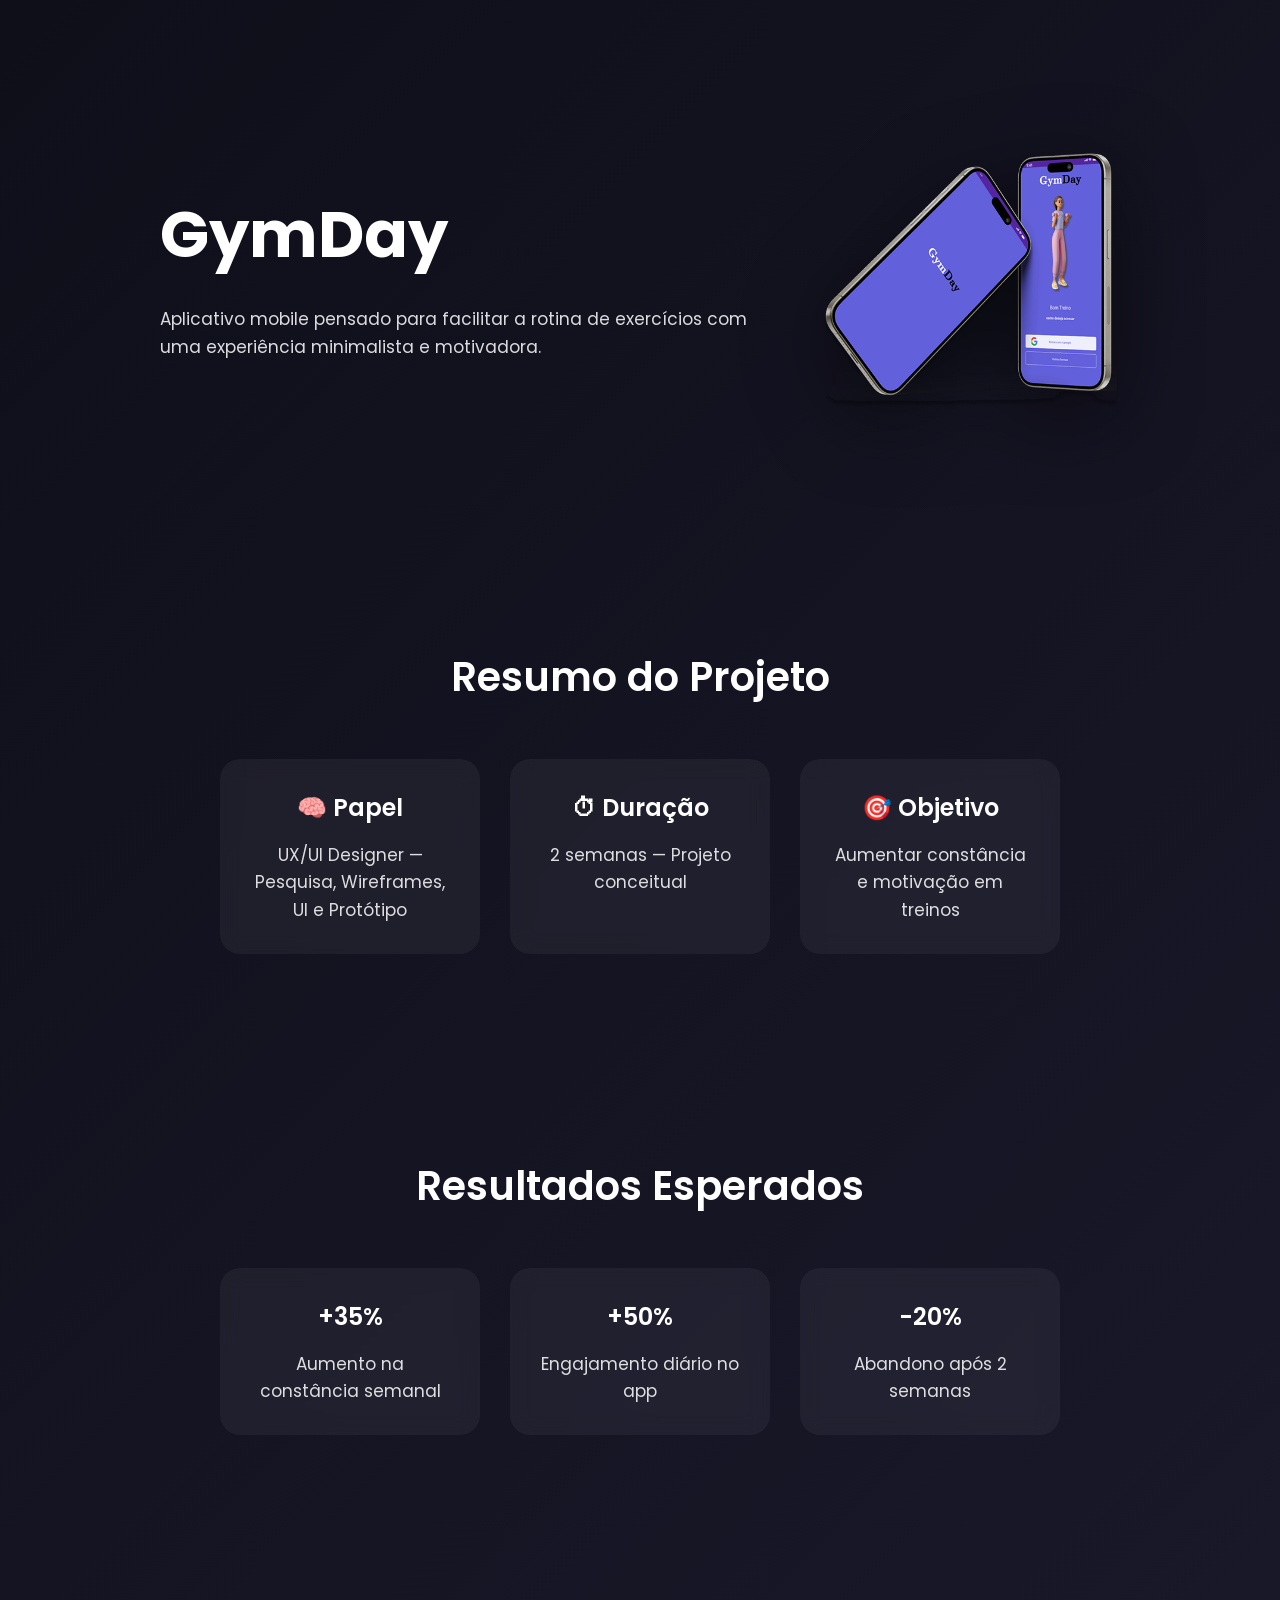
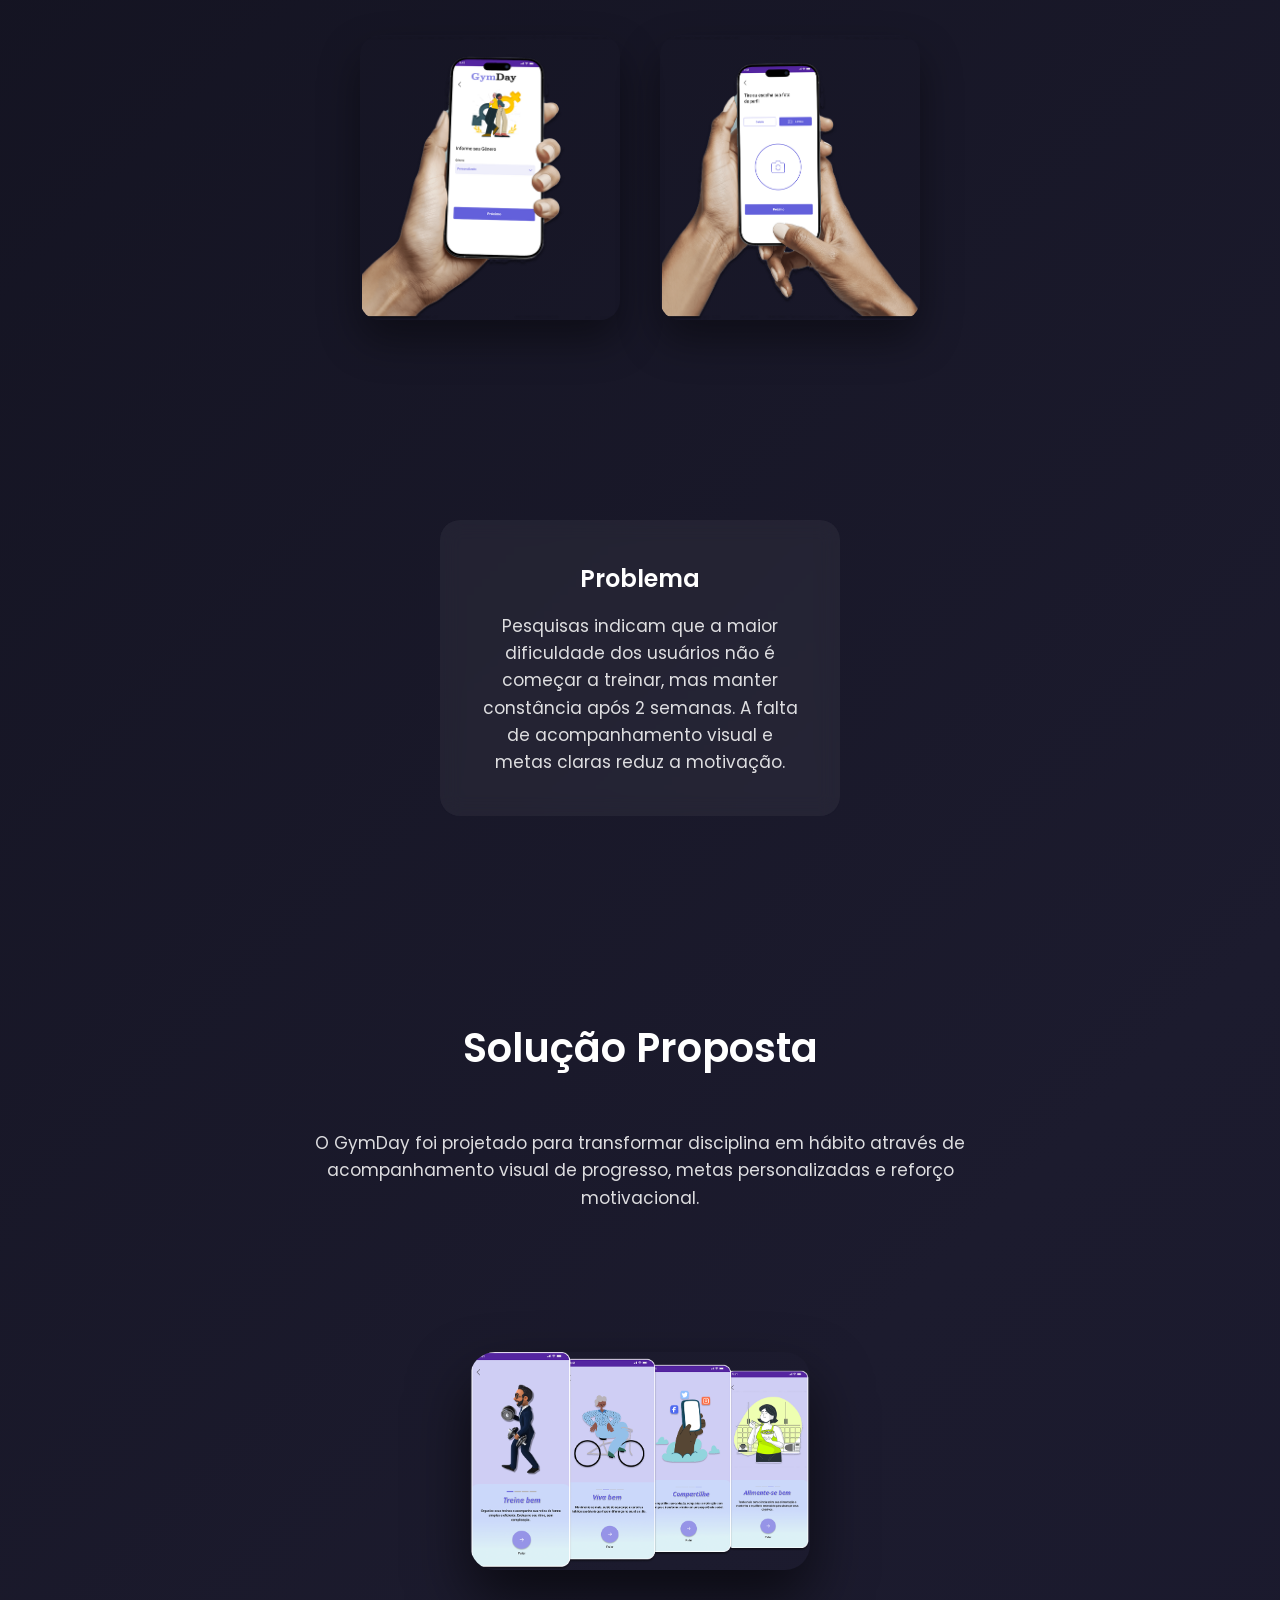
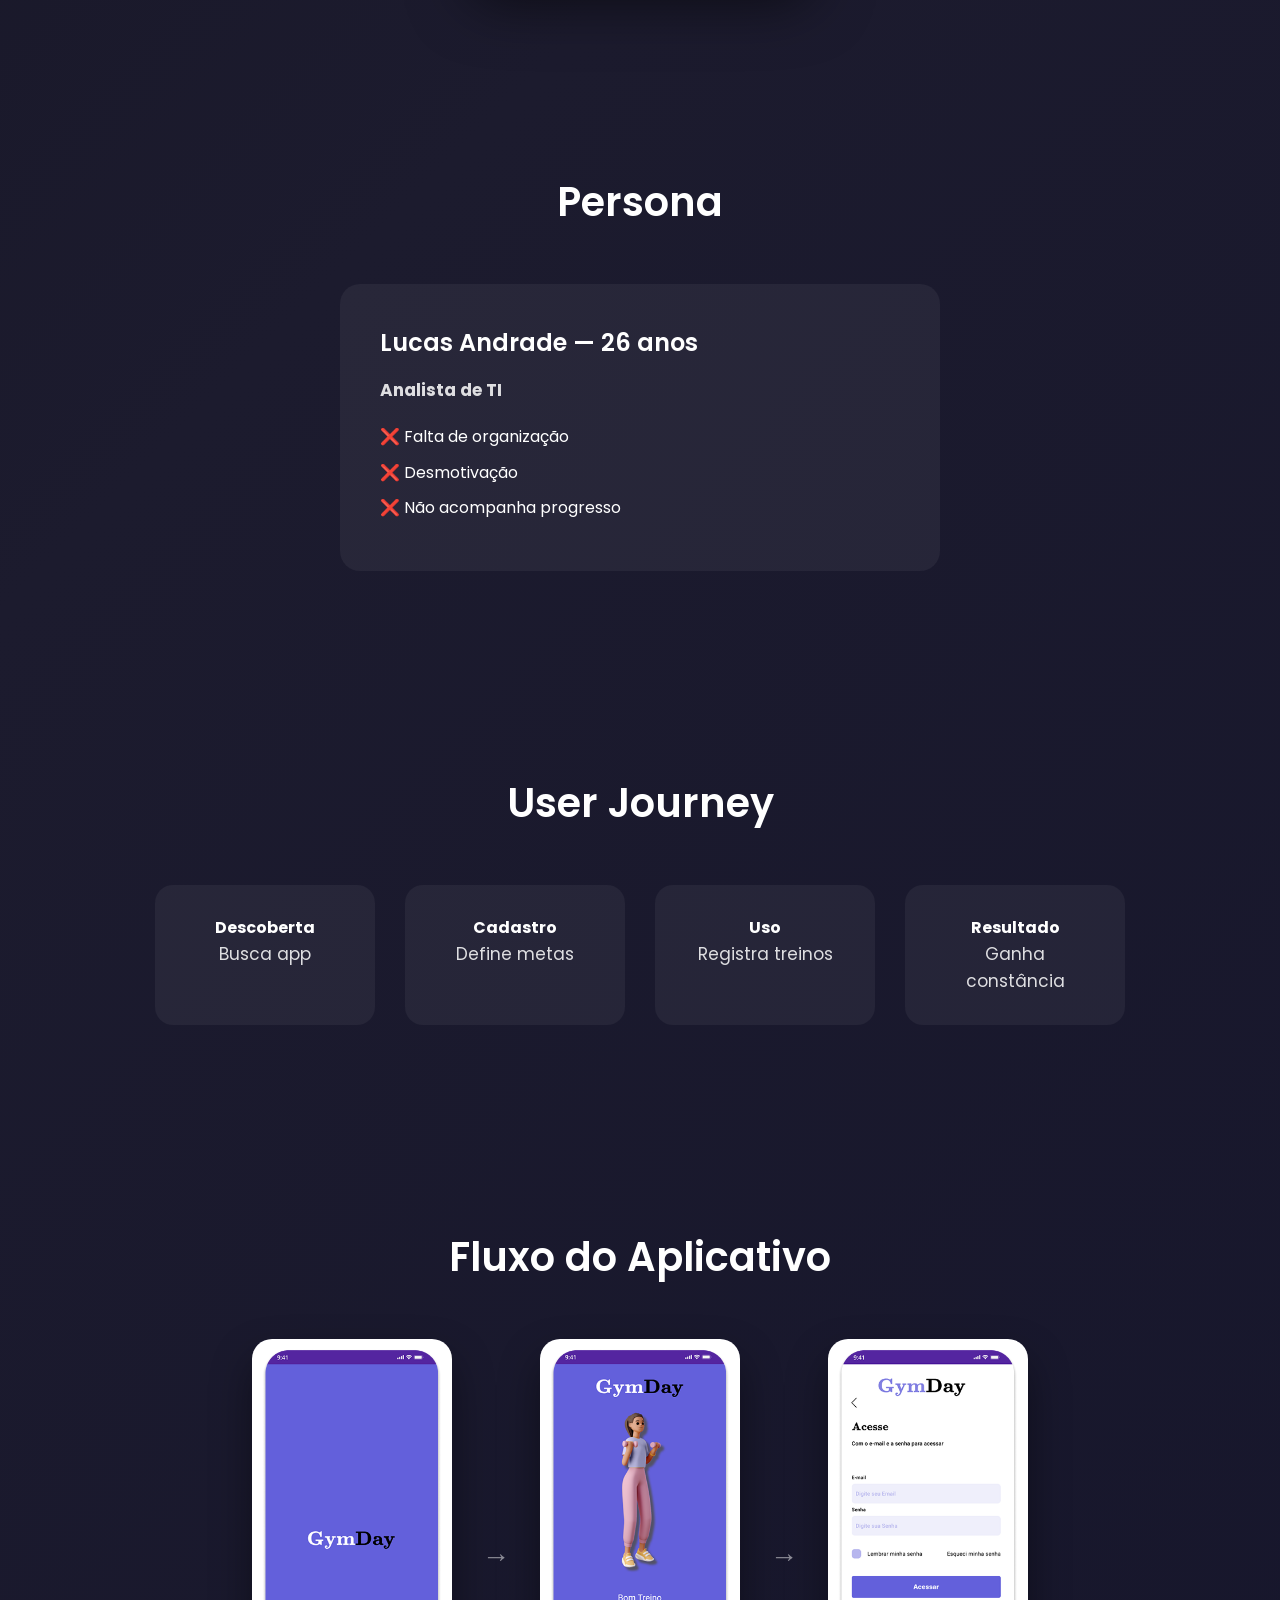
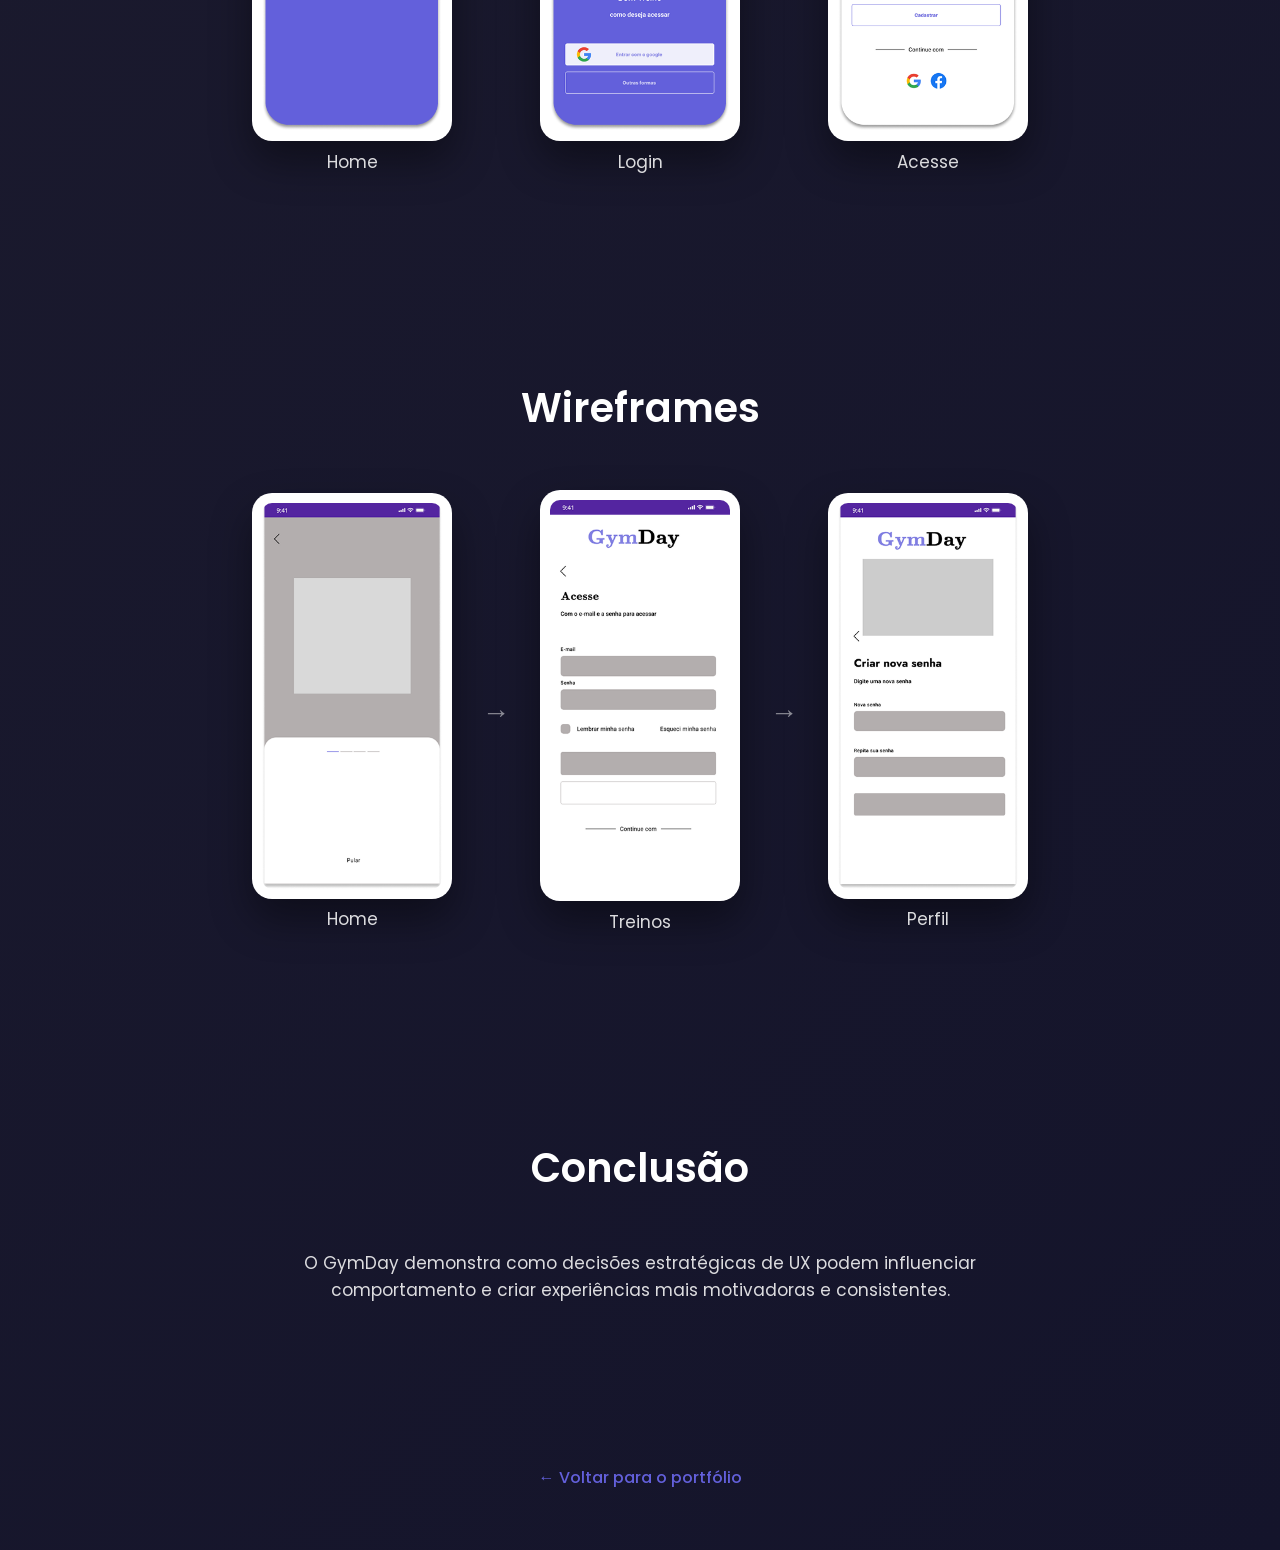
<file: gymday.html>
<!DOCTYPE html>
<html lang="pt-br">
<head>
<meta charset="UTF-8">
<meta name="viewport" content="width=device-width, initial-scale=1.0">
<title>GymDay | Estudo de Caso</title>

<link href="https://fonts.googleapis.com/css2?family=Poppins:wght@400;500;600;700&display=swap" rel="stylesheet">

<style>

/* RESET */
*{
  margin:0;
  padding:0;
  box-sizing:border-box;
}

body{
  font-family: 'Poppins', sans-serif;
  background: linear-gradient(135deg,#0f0f1a,#1c1b2e,#14142b);
  color:#ffffff;
  line-height:1.6;
}

/* GERAL */
.section{
  padding:100px 8%;
  text-align:center;
}

h1{
  font-size:64px;
  font-weight:700;
  margin-bottom:20px;
}

h2{
  font-size:40px;
  font-weight:600;
  margin-bottom:50px;
}

h3{
  font-size:24px;
  font-weight:600;
  margin-bottom:15px;
}

p{
  font-size:17px;
  opacity:0.85;
}

/* HERO */
.hero{
  display:flex;
  align-items:center;
  justify-content:center;
  gap:60px;
  padding:120px 8%;
  flex-wrap:wrap;
  text-align:left;
}

.hero-content{
  max-width:600px;
}

.hero img{
  width:300px;
  filter: drop-shadow(0 20px 40px rgba(0,0,0,0.5));
}

/* IMAGENS TOPO */
.imagens-topo{
  display:flex;
  justify-content:center;
  gap:40px;
  flex-wrap:wrap;
}

.imagens-topo img{
  width:260px;
  border-radius:20px;
  box-shadow:0 20px 40px rgba(0,0,0,0.4);
}

/* PROBLEMA & OBJETIVO */
.info-dupla{
  display:flex;
  justify-content:center;
  gap:40px;
  flex-wrap:wrap;
}

.bloco{
  background:rgba(255,255,255,0.05);
  padding:40px;
  border-radius:20px;
  max-width:400px;
  backdrop-filter:blur(10px);
}

/* IMAGEM EXTRA */
.imagem-extra{
  display:flex;
  justify-content:center;
  align-items:center;
  padding-top:40px;
}

.imagem-extra img{
  width:340px;
  border-radius:25px;
  box-shadow:0 30px 60px rgba(0,0,0,0.6);
  transition:0.4s ease;
}

.imagem-extra img:hover{
  transform:scale(1.05);
}

/* PERSONA */
.persona{
  max-width:600px;
  margin:auto;
  background:rgba(255,255,255,0.05);
  padding:40px;
  border-radius:20px;
  text-align:left;
}

.persona ul{
  margin-top:20px;
  list-style:none;
}

.persona li{
  margin-bottom:10px;
}

/* JOURNEY */
.journey{
  display:flex;
  justify-content:center;
  gap:30px;
  flex-wrap:wrap;
}

.step{
  background:rgba(255,255,255,0.05);
  padding:30px;
  border-radius:18px;
  width:220px;
}

/* DESIGN SYSTEM */
.design-system{
  padding:100px 8%;
  text-align:center;
}

.design-grid{
  display:flex;
  justify-content:center;
  gap:60px;
  flex-wrap:wrap;
}

.tipografia, .cores{
  max-width:400px;
}

.font-card{
  background:rgba(255,255,255,0.05);
  padding:20px;
  border-radius:15px;
  margin-bottom:15px;
}

.font-name{
  font-size:14px;
  opacity:0.6;
}

.font-regular{font-weight:400;}
.font-medium{font-weight:500;}
.font-bold{font-weight:700;}

.cores-grid{
  display:grid;
  grid-template-columns:repeat(2,1fr);
  gap:20px;
}

.color-card{
  background:rgba(255,255,255,0.05);
  padding:20px;
  border-radius:15px;
  transition:0.3s;
  text-align:center;
}

.cor{
  height:60px;
  border-radius:10px;
  margin-bottom:10px;
}

/* FLUXO & WIREFRAMES */
.fluxo-app,
.wireframes{
  padding:100px 8%;
  text-align:center;
}

.fluxo-container,
.wireframe-container{
  display:flex;
  flex-direction:column;
  align-items:center;
  gap:40px;
}

.fluxo-linha,
.wireframe-linha{
  display:flex;
  align-items:center;
  justify-content:center;
  gap:30px;
  flex-wrap:wrap;
}

.tela img,
.wireframe img{
  width:200px;
  border-radius:20px;
  background:white;
  padding:10px;
  box-shadow:0 20px 40px rgba(0,0,0,0.4);
  transition:0.3s;
}

.tela img:hover,
.wireframe img:hover{
  transform:scale(1.08);
}

.seta{
  font-size:28px;
  opacity:0.5;
}

.seta-vertical{
  font-size:28px;
  opacity:0.5;
}

/* FOOTER */
footer{
  padding:60px;
  text-align:center;
}

footer a{
  color:#6360DB;
  text-decoration:none;
  font-weight:500;
}

footer a:hover{
  opacity:0.7;
}
.impacto-grid{
  display:flex;
  justify-content:center;
  gap:30px;
  flex-wrap:wrap;
}

.impacto-card{
  background:rgba(255,255,255,0.05);
  padding:30px;
  border-radius:20px;
  width:260px;
  backdrop-filter:blur(10px);
}
</style>
</head>

<body>

<!-- HERO -->
<section class="hero">
  <div class="hero-content">
    <h1>GymDay</h1>
    <p>Aplicativo mobile pensado para facilitar a rotina de exercícios com uma experiência minimalista e motivadora.</p>
  </div>
  <img src="Porfolio wallace/gymday inicial.png">
</section>
 <section class="section impacto">
  <h2>Resumo do Projeto</h2>

  <div class="impacto-grid">

    <div class="impacto-card">
      <h3>🧠 Papel</h3>
      <p>UX/UI Designer — Pesquisa, Wireframes, UI e Protótipo</p>
    </div>

    <div class="impacto-card">
      <h3>⏱ Duração</h3>
      <p>2 semanas — Projeto conceitual</p>
    </div>

    <div class="impacto-card">
      <h3>🎯 Objetivo</h3>
      <p>Aumentar constância e motivação em treinos</p>
    </div>

  </div>
</section>
<section class="section">
  <h2>Resultados Esperados</h2>

  <div class="impacto-grid">

    <div class="impacto-card">
      <h3>+35%</h3>
      <p>Aumento na constância semanal</p>
    </div>

    <div class="impacto-card">
      <h3>+50%</h3>
      <p>Engajamento diário no app</p>
    </div>

    <div class="impacto-card">
      <h3>-20%</h3>
      <p>Abandono após 2 semanas</p>
    </div>

  </div>
</section>
<!-- IMAGENS -->
<section class="section">
  <div class="imagens-topo">
    <img src="Porfolio wallace/mostrando o app.png">
    <img src="Porfolio wallace/Hand and iPhone 16 Pro.png">
  </div>
</section>

<!-- PROBLEMA & OBJETIVO -->
<section class="section">
  <div class="info-dupla">
    <div class="bloco">
      <h3>Problema</h3>
      <p>Pesquisas indicam que a maior dificuldade dos usuários
não é começar a treinar, mas manter constância após 2 semanas.
A falta de acompanhamento visual e metas claras reduz a motivação.</p>
    </div>
  </div>
</section>

<section class="section">
  <h2>Solução Proposta</h2>
  <p style="max-width:700px; margin:auto;">
    O GymDay foi projetado para transformar disciplina em hábito
    através de acompanhamento visual de progresso,
    metas personalizadas e reforço motivacional.
  </p>
</section>

<!-- NOVA IMAGEM ABAIXO -->
<section class="section imagem-extra">
  <img src="Porfolio wallace/Group 130.png" alt="Imagem complementar do projeto">
</section>

<!-- PERSONA -->
<section class="section">
  <h2>Persona</h2>
  <div class="persona">
    <h3>Lucas Andrade — 26 anos</h3>
    <p><strong>Analista de TI</strong></p>
    <ul>
      <li>❌ Falta de organização</li>
      <li>❌ Desmotivação</li>
      <li>❌ Não acompanha progresso</li>
    </ul>
  </div>
</section>

<!-- USER JOURNEY -->
<section class="section">
  <h2>User Journey</h2>
  <div class="journey">
    <div class="step"><h4>Descoberta</h4><p>Busca app</p></div>
    <div class="step"><h4>Cadastro</h4><p>Define metas</p></div>
    <div class="step"><h4>Uso</h4><p>Registra treinos</p></div>
    <div class="step"><h4>Resultado</h4><p>Ganha constância</p></div>
  </div>
</section>

<!-- FLUXO -->
<section class="fluxo-app">
  <h2>Fluxo do Aplicativo</h2>
  <div class="fluxo-container">
    <div class="fluxo-linha">
      <div class="tela"><img src="Porfolio wallace/Login 1 1.png"><p>Home</p></div>
      <div class="seta">→</div>
      <div class="tela"><img src="Porfolio wallace/Login 2 1.png"><p>Login</p></div>
      <div class="seta">→</div>
      <div class="tela"><img src="Porfolio wallace/acesse 1.png"><p>Acesse</p></div>
    </div>
  </div>
</section>

<!-- WIREFRAMES -->
<section class="wireframes">
  <h2>Wireframes</h2>
  <div class="wireframe-container">
    <div class="wireframe-linha">
      <div class="wireframe"><img src="Porfolio wallace/Login 1 wireframe 1.png"><p>Home</p></div>
      <div class="seta">→</div>
      <div class="wireframe"><img src="Porfolio wallace/Login3 wireframe 1.png"><p>Treinos</p></div>
      <div class="seta">→</div>
      <div class="wireframe"><img src="Porfolio wallace/Login Esqueci a senha wireframe 1.png"><p>Perfil</p></div>
    </div>
  </div>
</section>

<section class="section">
  <h2>Conclusão</h2>
  <p style="max-width:700px; margin:auto;">
    O GymDay demonstra como decisões estratégicas de UX
    podem influenciar comportamento e criar experiências
    mais motivadoras e consistentes.
  </p>
</section>

<footer>
  <a href="index.html">← Voltar para o portfólio</a>
</footer>

</body>
</html>
</file>
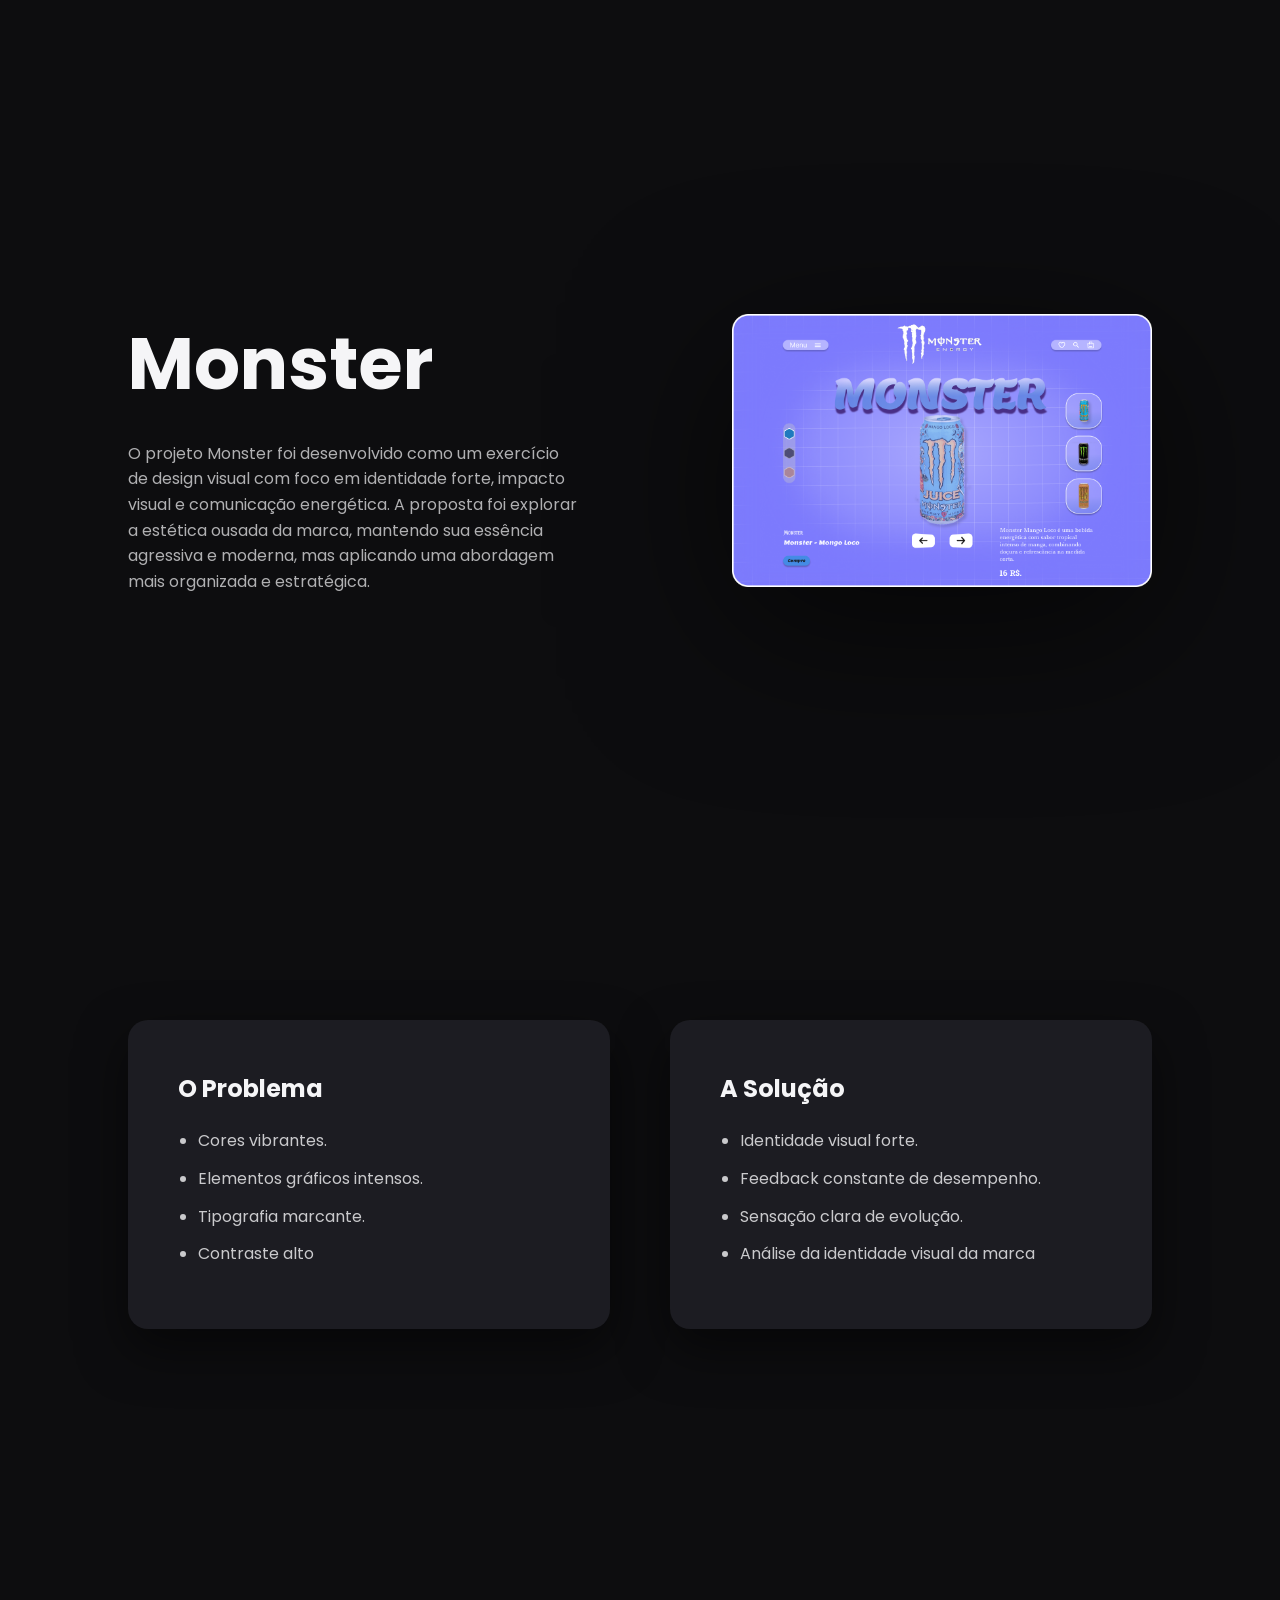
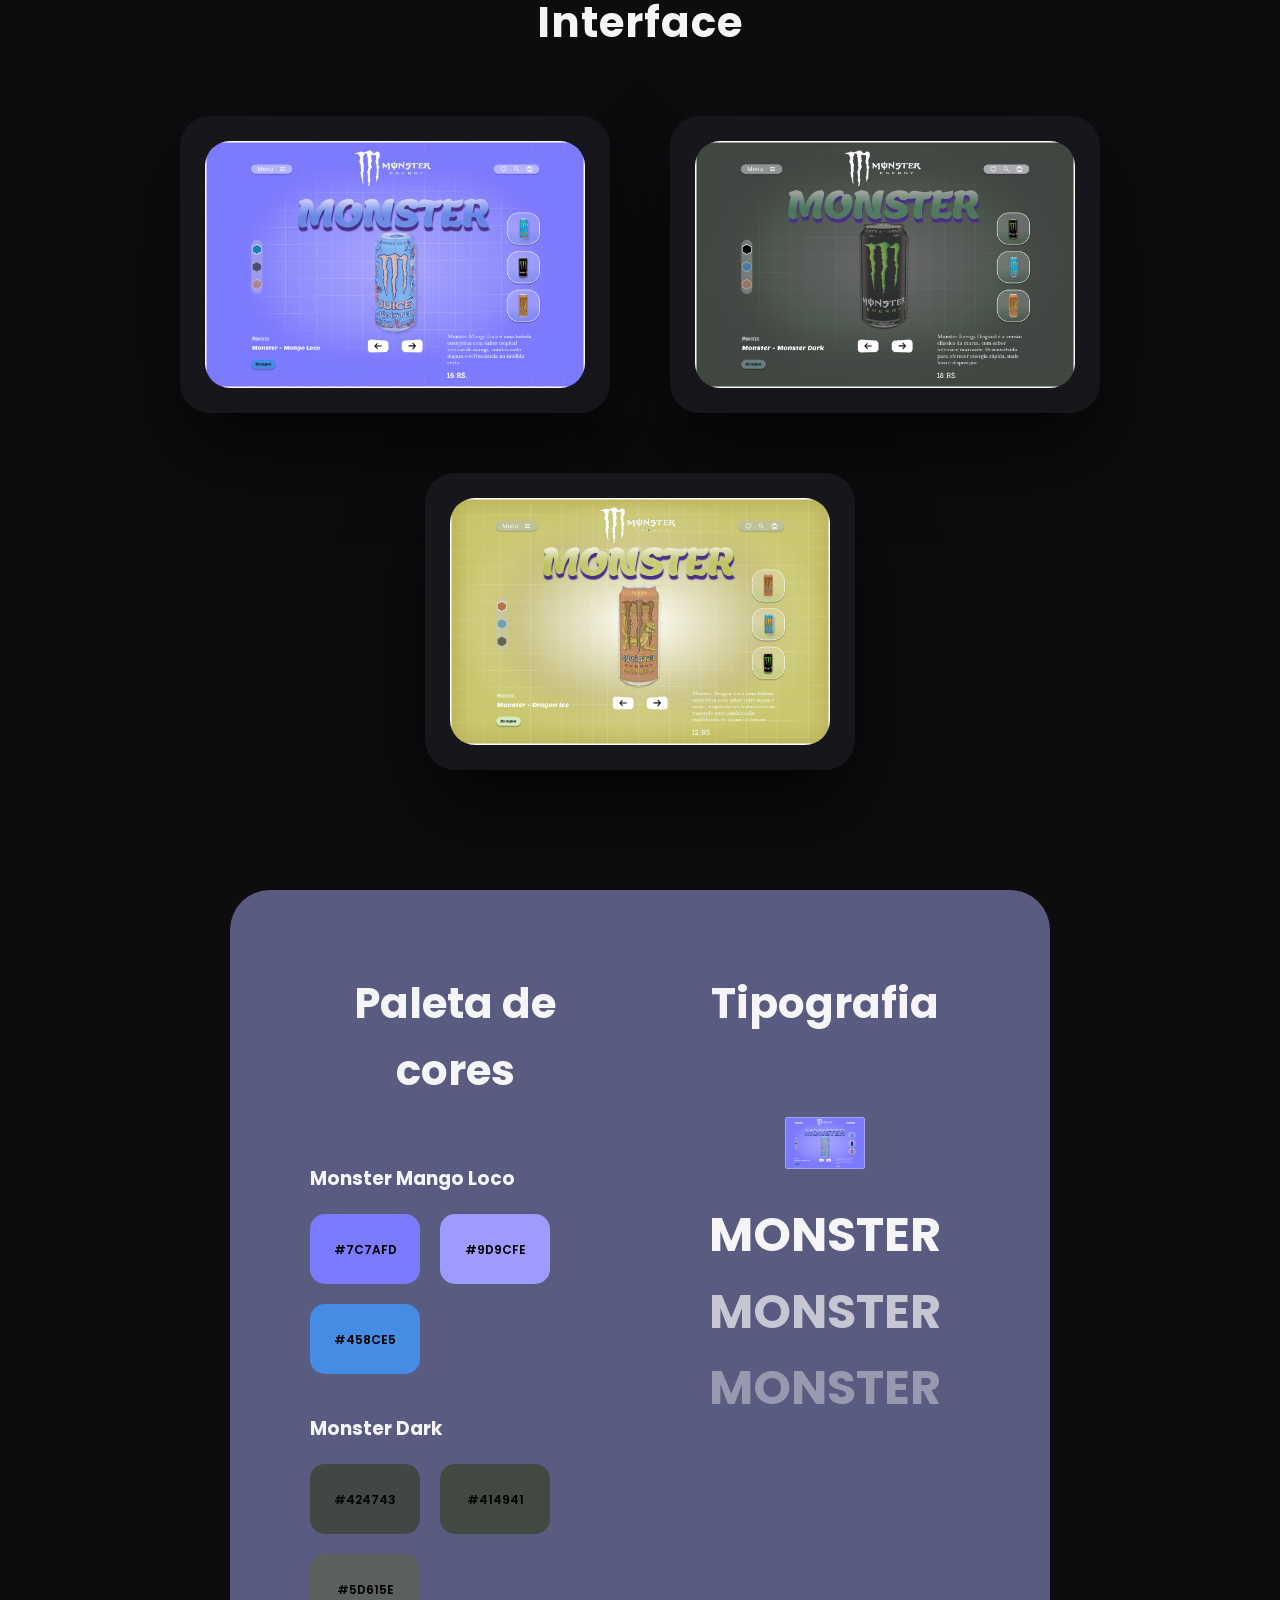
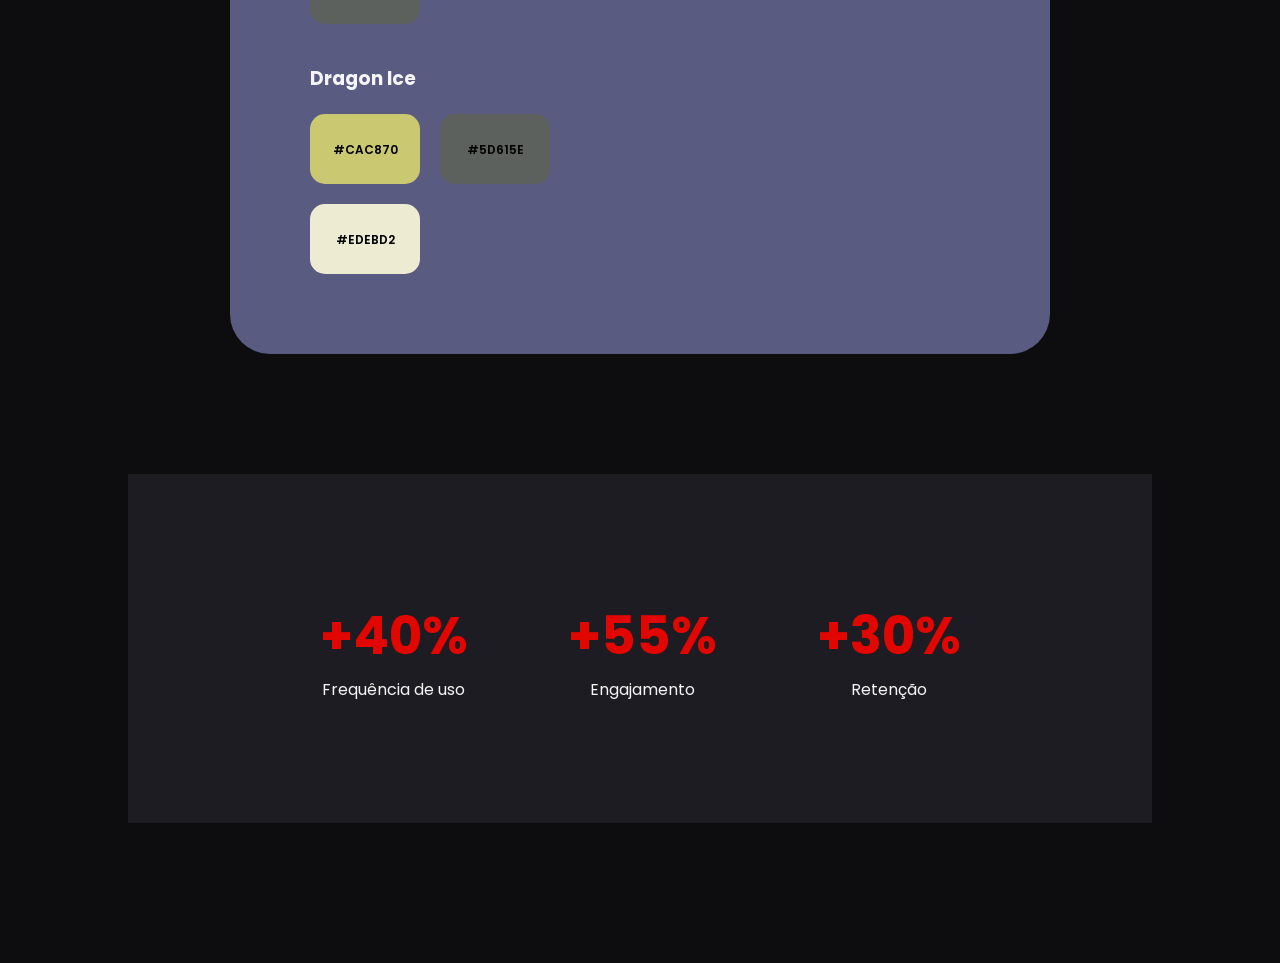
<file: Monster.html>
<!DOCTYPE html>
<html lang="pt-br">
<head>
<meta charset="UTF-8">
<meta name="viewport" content="width=device-width, initial-scale=1.0">
<title>Monster | Estudo de Caso</title>

<link href="https://fonts.googleapis.com/css2?family=Poppins:wght@400;500;600;700&display=swap" rel="stylesheet">

<style>

/* ================= RESET ================= */

*{
  margin:0;
  padding:0;
  box-sizing:border-box;
}

body{
  font-family:'Poppins', sans-serif;
  background:#0D0D0F;
  color:#F5F5F7;
  line-height:1.6;
}

.section{
  padding:120px 10%;
}

.section h2{
  font-size:42px;
  margin-bottom:60px;
  text-align:center;
}

/* ================= HERO ================= */

.hero{
  min-height:100vh;
  display:flex;
  align-items:center;
  justify-content:space-between;
  padding:120px 10%;
  gap:80px;
  flex-wrap:wrap;
}

.hero h1{
  font-size:72px;
  font-weight:700;
  margin-bottom:20px;
}

.hero p{
  max-width:450px;
  opacity:0.7;
}

.hero img{
  width:420px;
  filter: drop-shadow(0 40px 80px rgba(0,0,0,0.6));
}

/* ================= CARDS ================= */

.cards-row{
  display:flex;
  gap:60px;
  flex-wrap:wrap;
  justify-content:center;
}

.card{
  background:#1C1C22;
  padding:50px;
  border-radius:20px;
  flex:1;
  min-width:320px;
  box-shadow:0 20px 50px rgba(0,0,0,0.5);
}

.card h3{
  margin-bottom:20px;
  font-size:24px;
}

.card ul{
  margin-left:20px;
}

.card li{
  margin-bottom:12px;
  opacity:0.8;
}

/* ================= INTERFACE ================= */

.interface-section{
  padding:140px 10%;
  background:#0D0D0F;
}

.interface-title{
  text-align:center;
  font-size:48px;
  font-weight:700;
  margin-bottom:80px;
  letter-spacing:1px;
}

.mockups{
  display:flex;
  justify-content:center;
  align-items:flex-start;
  gap:60px;
  flex-wrap:wrap;
}

/* Card padrão */

.mockup-card{
  background:#16161B;
  padding:25px;
  border-radius:30px;
  box-shadow:0 40px 80px rgba(0,0,0,0.6);
  transition:0.4s ease;
}

.mockup-card:hover{
  transform:translateY(-15px);
}

.mockup-card img{
  width:380px;
  border-radius:25px;
  display:block;
}

/* Card adicionar */

.mockup-add{
  width:430px;
  height:760px;
  border:2px dashed #2A2A32;
  border-radius:30px;
  display:flex;
  align-items:center;
  justify-content:center;
  background:#121216;
  color:#666;
  font-weight:500;
  font-size:18px;
  transition:0.4s ease;
}

.mockup-add:hover{
  border-color:#E10600;
  color:#E10600;
  transform:translateY(-15px);
  box-shadow:0 30px 60px rgba(225,6,0,0.15);
}
/* ================= DESIGN SYSTEM ================= */

.design-system{
  background:#5A5B80;
  border-radius:40px;
  padding:80px;
}

.ds-container{
  display:flex;
  gap:80px;
  flex-wrap:wrap;
}

.palette{
  flex:1;
}

.palette h3{
  margin:40px 0 20px 0;
}

.color-row{
  display:flex;
  gap:20px;
  flex-wrap:wrap;
}

.color-box{
  width:110px;
  height:70px;
  border-radius:15px;
  display:flex;
  align-items:center;
  justify-content:center;
  font-size:12px;
  font-weight:600;
  color:#000;
}

/* Typography */

.typography{
  flex:1;
  text-align:center;
}

.typography img{
  width:80px;
  margin:20px 0;
}

/* ================= IMPACTO ================= */

.impacto{
  background:#1C1C22;
  padding:120px 10%;
  display:flex;
  justify-content:center;
  gap:100px;
  flex-wrap:wrap;
  text-align:center;
}

.impacto h3{
  font-size:52px;
  color:#E10600;
}

/* ================= RESPONSIVO ================= */

@media(max-width:900px){

.hero{
  flex-direction:column;
  text-align:center;
}

.ds-container{
  flex-direction:column;
}

}

</style>
</head>

<body>

<!-- HERO -->
<section class="hero">
  <div>
    <h1>Monster</h1>
    <p>
      O projeto Monster foi desenvolvido como um exercício de design visual com foco em identidade forte, impacto visual e comunicação energética. A proposta foi explorar a estética ousada da marca, mantendo sua essência agressiva e moderna, mas aplicando uma abordagem mais organizada e estratégica.
    </p>
  </div>
  <img src="Porfolio wallace/Monster blue.png" alt="Monster App">
</section>

<!-- PROBLEMA + SOLUÇÃO -->
<section class="section">

  <div class="cards-row">

    <div class="card">
      <h3>O Problema</h3>
      <ul>
        <li>Cores vibrantes.</li>
        <li>Elementos gráficos intensos.</li>
        <li>Tipografia marcante.</li>
        <li>Contraste alto</li>
      </ul>
    </div>

    <div class="card">
      <h3>A Solução</h3>
      <ul>
        <li>Identidade visual forte.</li>
        <li>Feedback constante de desempenho.</li>
        <li>Sensação clara de evolução.</li>
        <li>Análise da identidade visual da marca</li>
      </ul>
    </div>

  </div>

</section>

<!-- INTERFACE -->
<section class="section interface-section">

  <h2 class="interface-title">Interface</h2>

  <div class="mockups">

    <div class="mockup-card">
      <img src="Porfolio wallace/Monster blue.png" alt="Monster Mango Loco">
    </div>

    <div class="mockup-card">
      <img src="Porfolio wallace/Monster Black.png" alt="Monster Dark">
    </div>

     <div class="mockup-card">
      <img src="Porfolio wallace/Monster Dragon ice.png" alt="Monster Dark">
    </div>

  </div>

  

<!-- DESIGN SYSTEM -->
<section class="section">
  <div class="design-system">

    <div class="ds-container">

      <!-- PALETA -->
      <div class="palette">
        <h2>Paleta de cores</h2>

        <h3>Monster Mango Loco</h3>
        <div class="color-row">
          <div class="color-box" style="background:#7C7AFD;">#7C7AFD</div>
          <div class="color-box" style="background:#9D9CFE;">#9D9CFE</div>
          <div class="color-box" style="background:#458CE5;">#458CE5</div>
        </div>

        <h3>Monster Dark</h3>
        <div class="color-row">
          <div class="color-box" style="background:#424743;">#424743</div>
          <div class="color-box" style="background:#414941;">#414941</div>
          <div class="color-box" style="background:#5D615E;">#5D615E</div>
        </div>

        <h3>Dragon Ice</h3>
        <div class="color-row">
          <div class="color-box" style="background:#CAC870;">#CAC870</div>
          <div class="color-box" style="background:#5D615E;">#5D615E</div>
          <div class="color-box" style="background:#EDEBD2;">#EDEBD2</div>
        </div>

      </div>

      <!-- TIPOGRAFIA -->
      <div class="typography">
        <h2>Tipografia</h2>

        <img src="Porfolio wallace/Monster blue.png" alt="">
        <h1 style="font-size:48px;">MONSTER</h1>
        <h1 style="font-size:48px; opacity:0.7;">MONSTER</h1>
        <h1 style="font-size:48px; opacity:0.4;">MONSTER</h1>

      </div>

    </div>

  </div>
</section>

<!-- IMPACTO -->
<section class="impacto">
  <div>
    <h3>+40%</h3>
    <p>Frequência de uso</p>
  </div>
  <div>
    <h3>+55%</h3>
    <p>Engajamento</p>
  </div>
  <div>
    <h3>+30%</h3>
    <p>Retenção</p>
  </div>
</section>

</body>
</html>
</file>
